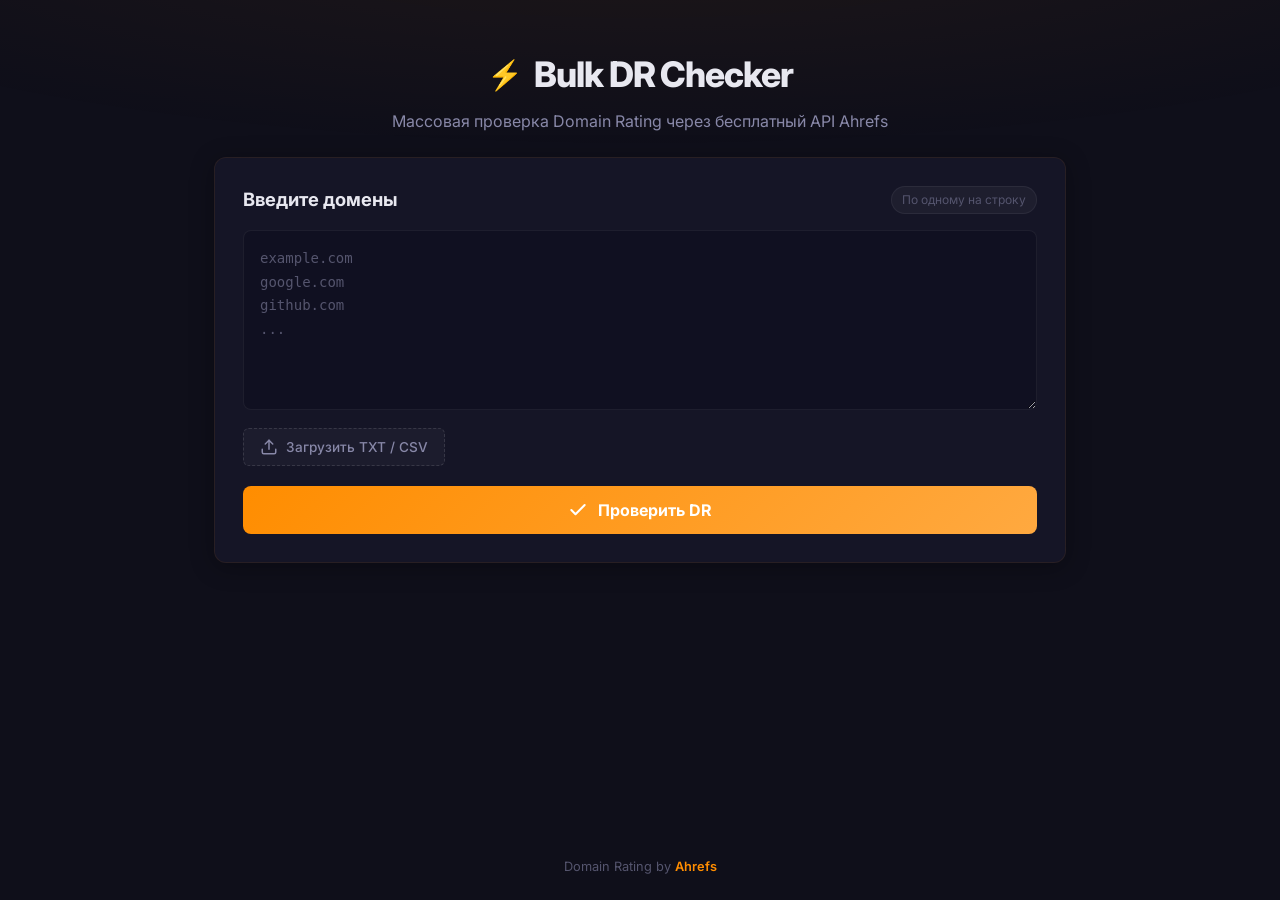
<file: index.html>
<!DOCTYPE html>
<html lang="ru">
<head>
  <meta charset="UTF-8">
  <meta name="viewport" content="width=device-width, initial-scale=1.0">
  <title>Bulk DR Checker — Domain Rating by Ahrefs</title>
  <meta name="description" content="Массовая проверка Ahrefs Domain Rating для списка доменов через бесплатный эндпоинт Ahrefs APIv3.">
  <link rel="preconnect" href="https://fonts.googleapis.com">
  <link rel="preconnect" href="https://fonts.gstatic.com" crossorigin>
  <link href="https://fonts.googleapis.com/css2?family=Inter:wght@400;500;600;700;800&display=swap" rel="stylesheet">
  <link rel="stylesheet" href="style.css">
</head>
<body>

  <header id="app-header">
    <div class="header-content">
      <h1>
        <span class="header-icon">⚡</span>
        Bulk DR Checker
      </h1>
      <p class="header-subtitle">Массовая проверка Domain Rating через бесплатный API Ahrefs</p>
    </div>
  </header>

  <main id="app-main">

    <!-- Input Section -->
    <section class="card input-card" id="input-section">
      <div class="card-header">
        <h2>Введите домены</h2>
        <span class="card-badge">По одному на строку</span>
      </div>

      <div class="input-area">
        <textarea
          id="domains-input"
          placeholder="example.com&#10;google.com&#10;github.com&#10;..."
          spellcheck="false"
        ></textarea>

        <div class="input-actions">
          <label class="file-upload-btn" id="file-upload-label">
            <input type="file" id="file-upload" accept=".txt,.csv" hidden>
            <svg width="18" height="18" viewBox="0 0 24 24" fill="none" stroke="currentColor" stroke-width="2" stroke-linecap="round" stroke-linejoin="round">
              <path d="M21 15v4a2 2 0 0 1-2 2H5a2 2 0 0 1-2-2v-4"/>
              <polyline points="17 8 12 3 7 8"/>
              <line x1="12" y1="3" x2="12" y2="15"/>
            </svg>
            Загрузить TXT / CSV
          </label>
          <span class="domain-count" id="domain-count"></span>
        </div>
      </div>

      <button class="btn-primary" id="check-btn">
        <svg width="20" height="20" viewBox="0 0 24 24" fill="none" stroke="currentColor" stroke-width="2.5" stroke-linecap="round" stroke-linejoin="round">
          <polyline points="20 6 9 17 4 12"/>
        </svg>
        Проверить DR
      </button>
    </section>

    <!-- Progress Section -->
    <section class="card progress-card hidden" id="progress-section">
      <div class="progress-header">
        <span class="progress-label" id="progress-label">Проверка...</span>
        <div class="progress-right">
          <span class="progress-count" id="progress-count">0 / 0</span>
          <button class="btn-secondary btn-stop" id="stop-btn" type="button" title="Остановить проверку (Esc)">
            <svg width="14" height="14" viewBox="0 0 24 24" fill="currentColor" stroke="none">
              <rect x="5" y="5" width="14" height="14" rx="2"/>
            </svg>
            Стоп
          </button>
        </div>
      </div>
      <div class="progress-bar-track">
        <div class="progress-bar-fill" id="progress-bar"></div>
      </div>
    </section>

    <!-- Results Section -->
    <section class="card results-card hidden" id="results-section">
      <div class="results-header">
        <h2>Результаты</h2>
        <div class="results-actions">
          <div class="filter-group">
            <label>DR от</label>
            <input type="number" id="filter-min" min="0" max="100" placeholder="0">
            <label>до</label>
            <input type="number" id="filter-max" min="0" max="100" placeholder="100">
          </div>
          <button class="btn-secondary" id="export-btn">
            <svg width="16" height="16" viewBox="0 0 24 24" fill="none" stroke="currentColor" stroke-width="2" stroke-linecap="round" stroke-linejoin="round">
              <path d="M21 15v4a2 2 0 0 1-2 2H5a2 2 0 0 1-2-2v-4"/>
              <polyline points="7 10 12 15 17 10"/>
              <line x1="12" y1="15" x2="12" y2="3"/>
            </svg>
            Экспорт CSV
          </button>
        </div>
      </div>

      <div class="table-wrapper">
        <table id="results-table">
          <thead>
            <tr>
              <th class="col-num" data-sort="index">#</th>
              <th class="col-domain" data-sort="domain">Домен <span class="sort-icon"></span></th>
              <th class="col-dr" data-sort="dr">DR <span class="sort-icon"></span></th>
              <th class="col-status" data-sort="status">Статус <span class="sort-icon"></span></th>
            </tr>
          </thead>
          <tbody id="results-body"></tbody>
        </table>
      </div>

      <div class="results-summary" id="results-summary"></div>
    </section>

  </main>

  <footer id="app-footer">
    <p>Domain Rating by <a href="https://ahrefs.com/" target="_blank" rel="noopener">Ahrefs</a></p>
  </footer>

  <script src="app.js"></script>
</body>
</html>
</file>
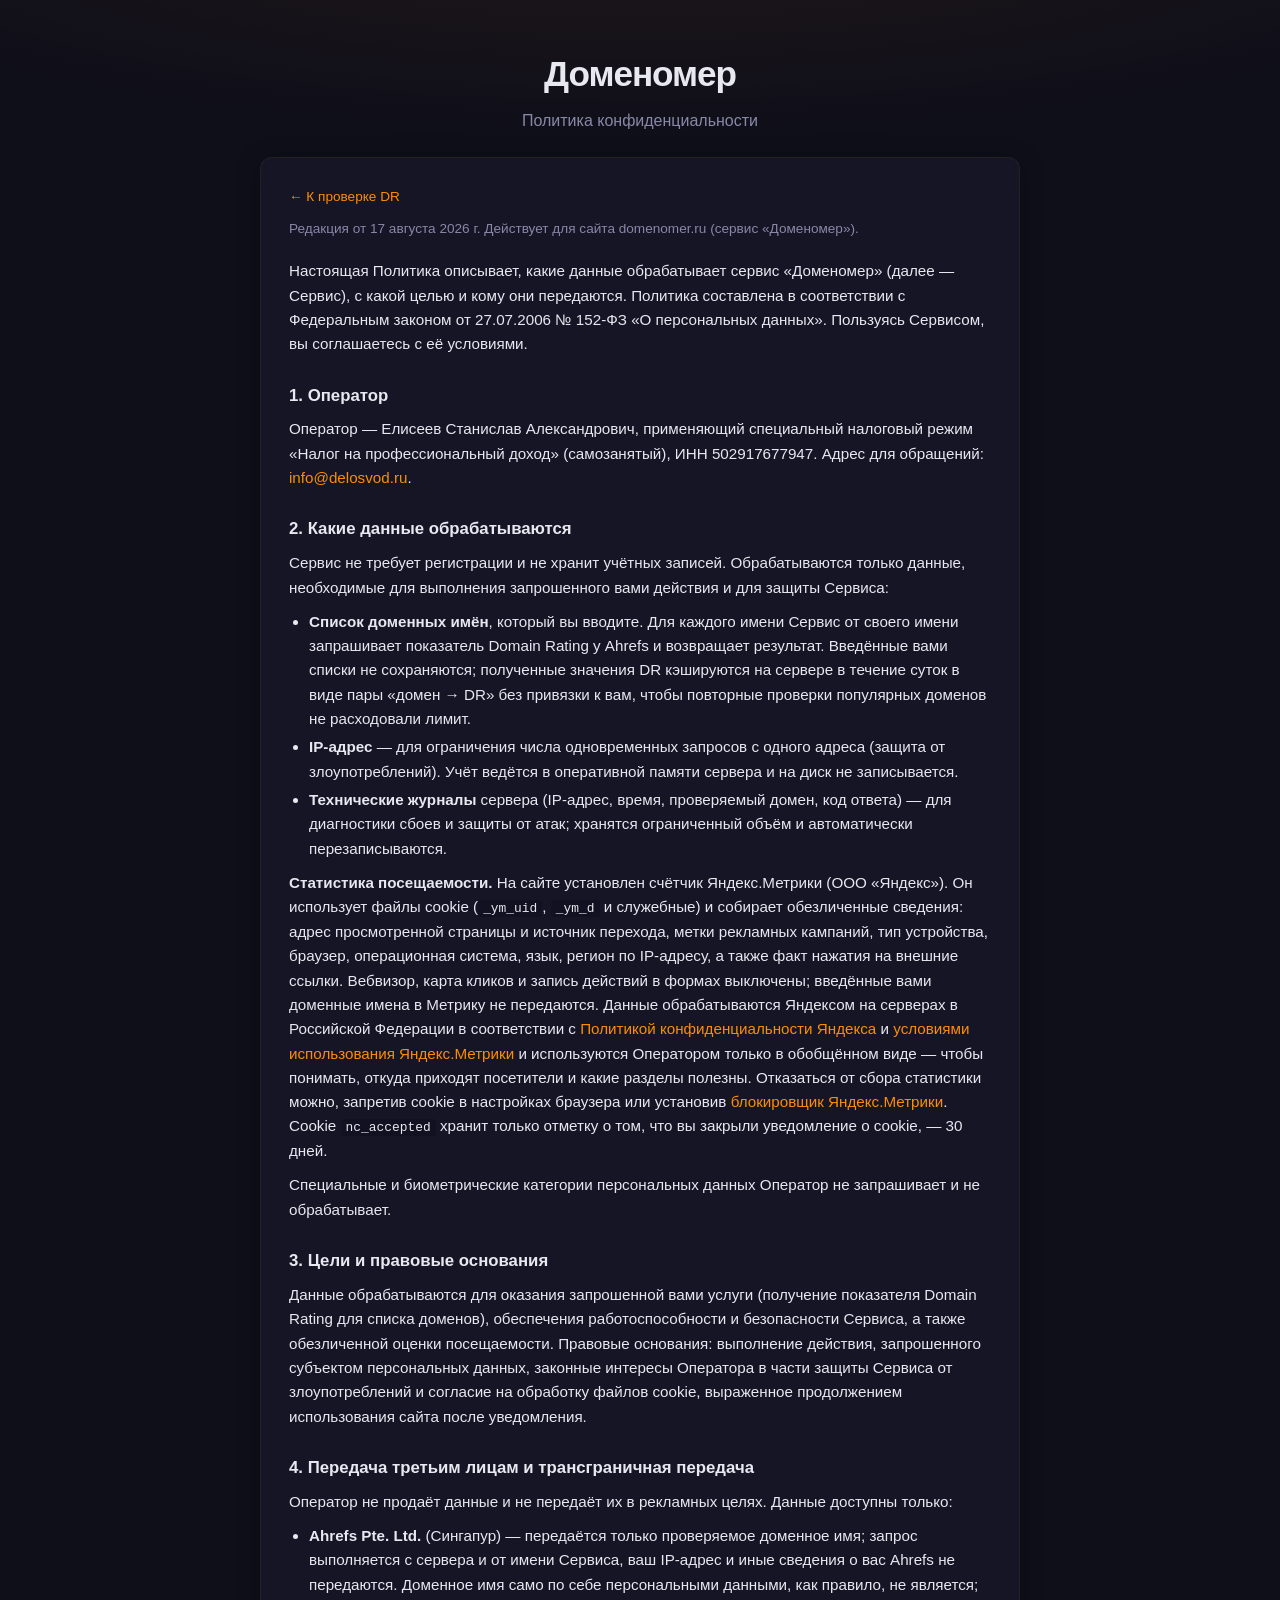
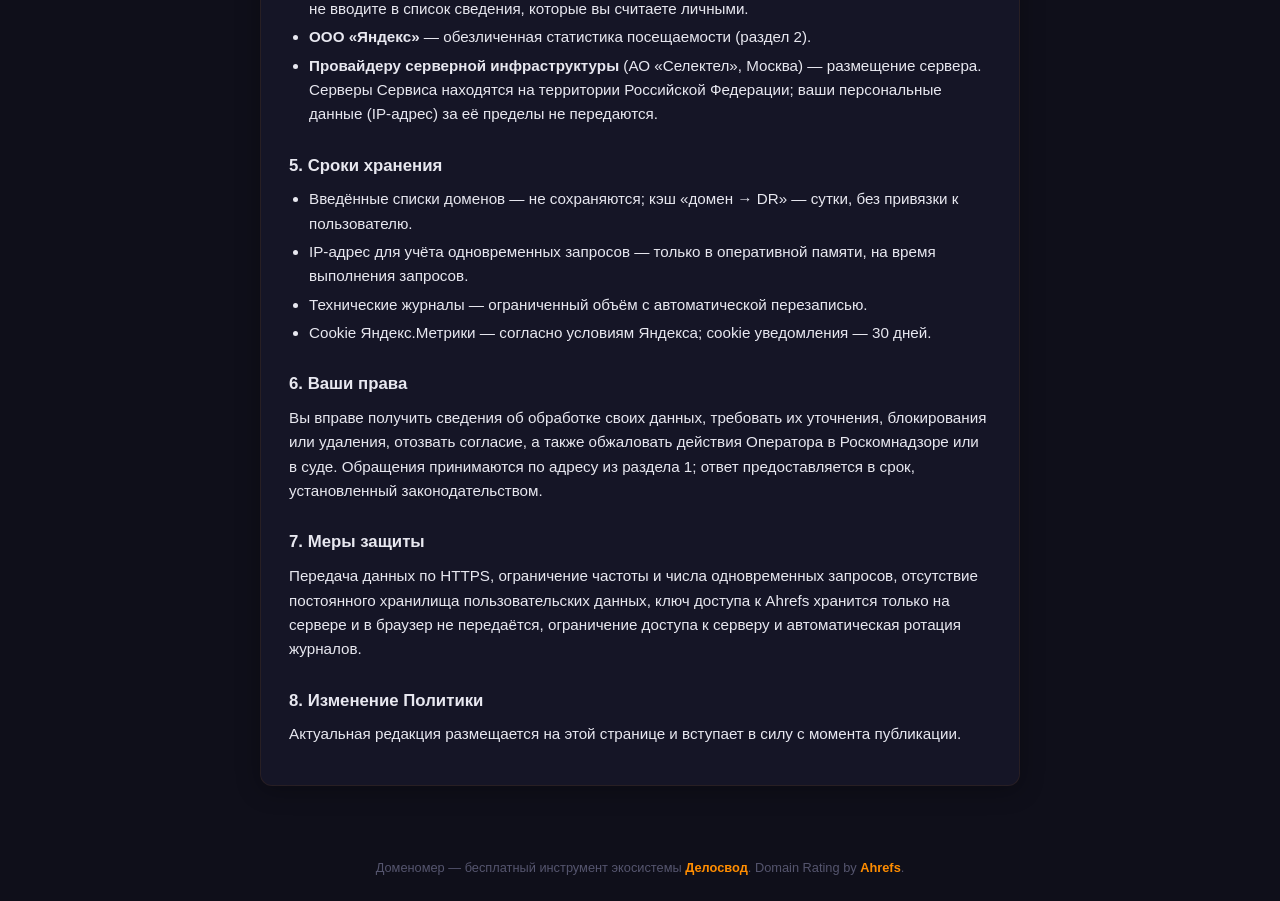
<file: static/privacy.html>
<!DOCTYPE html>
<html lang="ru">
<head>
  <meta charset="UTF-8">
  <meta name="viewport" content="width=device-width, initial-scale=1.0">
  <title>Политика конфиденциальности — Доменомер</title>
  <meta name="description" content="Какие данные обрабатывает Доменомер (domenomer.ru), зачем, кому передаются и как отказаться от статистики.">
  <link rel="canonical" href="https://domenomer.ru/privacy">
  <link rel="icon" href="/favicon.svg" type="image/svg+xml">
  <link rel="icon" href="/favicon.ico" sizes="32x32">
  <link rel="apple-touch-icon" href="/apple-touch-icon.png">
  <link rel="stylesheet" href="style.css">
</head>
<body>

  <header id="app-header">
    <div class="header-content">
      <h1>Доменомер</h1>
      <p class="header-subtitle">Политика конфиденциальности</p>
    </div>
  </header>

  <main id="app-main">
    <section class="card prose">
      <p class="prose-back"><a href="/">← К проверке DR</a></p>
      <p class="prose-meta">Редакция от 17 августа 2026 г. Действует для сайта domenomer.ru (сервис «Доменомер»).</p>

      <p>Настоящая Политика описывает, какие данные обрабатывает сервис «Доменомер» (далее — Сервис), с какой целью и кому они передаются. Политика составлена в соответствии с Федеральным законом от 27.07.2006 № 152-ФЗ «О персональных данных». Пользуясь Сервисом, вы соглашаетесь с её условиями.</p>

      <h2>1. Оператор</h2>
      <p>Оператор — Елисеев Станислав Александрович, применяющий специальный налоговый режим «Налог на профессиональный доход» (самозанятый), ИНН 502917677947. Адрес для обращений: <a href="mailto:info@delosvod.ru">info@delosvod.ru</a>.</p>

      <h2>2. Какие данные обрабатываются</h2>
      <p>Сервис не требует регистрации и не хранит учётных записей. Обрабатываются только данные, необходимые для выполнения запрошенного вами действия и для защиты Сервиса:</p>
      <ul>
        <li><strong>Список доменных имён</strong>, который вы вводите. Для каждого имени Сервис от своего имени запрашивает показатель Domain Rating у Ahrefs и возвращает результат. Введённые вами списки не сохраняются; полученные значения DR кэшируются на сервере в течение суток в виде пары «домен → DR» без привязки к вам, чтобы повторные проверки популярных доменов не расходовали лимит.</li>
        <li><strong>IP-адрес</strong> — для ограничения числа одновременных запросов с одного адреса (защита от злоупотреблений). Учёт ведётся в оперативной памяти сервера и на диск не записывается.</li>
        <li><strong>Технические журналы</strong> сервера (IP-адрес, время, проверяемый домен, код ответа) — для диагностики сбоев и защиты от атак; хранятся ограниченный объём и автоматически перезаписываются.</li>
      </ul>
      <p><strong>Статистика посещаемости.</strong> На сайте установлен счётчик Яндекс.Метрики (ООО «Яндекс»). Он использует файлы cookie (<code>_ym_uid</code>, <code>_ym_d</code> и служебные) и собирает обезличенные сведения: адрес просмотренной страницы и источник перехода, метки рекламных кампаний, тип устройства, браузер, операционная система, язык, регион по IP-адресу, а также факт нажатия на внешние ссылки. Вебвизор, карта кликов и запись действий в формах выключены; введённые вами доменные имена в Метрику не передаются. Данные обрабатываются Яндексом на серверах в Российской Федерации в соответствии с <a href="https://yandex.ru/legal/confidential/" rel="noopener">Политикой конфиденциальности Яндекса</a> и <a href="https://yandex.ru/legal/metrica_termsofuse/" rel="noopener">условиями использования Яндекс.Метрики</a> и используются Оператором только в обобщённом виде — чтобы понимать, откуда приходят посетители и какие разделы полезны. Отказаться от сбора статистики можно, запретив cookie в настройках браузера или установив <a href="https://yandex.ru/support/metrica/general/opt-out.html" rel="noopener">блокировщик Яндекс.Метрики</a>. Cookie <code>nc_accepted</code> хранит только отметку о том, что вы закрыли уведомление о cookie, — 30 дней.</p>
      <p>Специальные и биометрические категории персональных данных Оператор не запрашивает и не обрабатывает.</p>

      <h2>3. Цели и правовые основания</h2>
      <p>Данные обрабатываются для оказания запрошенной вами услуги (получение показателя Domain Rating для списка доменов), обеспечения работоспособности и безопасности Сервиса, а также обезличенной оценки посещаемости. Правовые основания: выполнение действия, запрошенного субъектом персональных данных, законные интересы Оператора в части защиты Сервиса от злоупотреблений и согласие на обработку файлов cookie, выраженное продолжением использования сайта после уведомления.</p>

      <h2>4. Передача третьим лицам и трансграничная передача</h2>
      <p>Оператор не продаёт данные и не передаёт их в рекламных целях. Данные доступны только:</p>
      <ul>
        <li><strong>Ahrefs Pte. Ltd.</strong> (Сингапур) — передаётся только проверяемое доменное имя; запрос выполняется с сервера и от имени Сервиса, ваш IP-адрес и иные сведения о вас Ahrefs не передаются. Доменное имя само по себе персональными данными, как правило, не является; не вводите в список сведения, которые вы считаете личными.</li>
        <li><strong>ООО «Яндекс»</strong> — обезличенная статистика посещаемости (раздел 2).</li>
        <li><strong>Провайдеру серверной инфраструктуры</strong> (АО «Селектел», Москва) — размещение сервера. Серверы Сервиса находятся на территории Российской Федерации; ваши персональные данные (IP-адрес) за её пределы не передаются.</li>
      </ul>

      <h2>5. Сроки хранения</h2>
      <ul>
        <li>Введённые списки доменов — не сохраняются; кэш «домен → DR» — сутки, без привязки к пользователю.</li>
        <li>IP-адрес для учёта одновременных запросов — только в оперативной памяти, на время выполнения запросов.</li>
        <li>Технические журналы — ограниченный объём с автоматической перезаписью.</li>
        <li>Cookie Яндекс.Метрики — согласно условиям Яндекса; cookie уведомления — 30 дней.</li>
      </ul>

      <h2>6. Ваши права</h2>
      <p>Вы вправе получить сведения об обработке своих данных, требовать их уточнения, блокирования или удаления, отозвать согласие, а также обжаловать действия Оператора в Роскомнадзоре или в суде. Обращения принимаются по адресу из раздела 1; ответ предоставляется в срок, установленный законодательством.</p>

      <h2>7. Меры защиты</h2>
      <p>Передача данных по HTTPS, ограничение частоты и числа одновременных запросов, отсутствие постоянного хранилища пользовательских данных, ключ доступа к Ahrefs хранится только на сервере и в браузер не передаётся, ограничение доступа к серверу и автоматическая ротация журналов.</p>

      <h2>8. Изменение Политики</h2>
      <p>Актуальная редакция размещается на этой странице и вступает в силу с момента публикации.</p>
    </section>
  </main>

  <footer id="app-footer">
    <p>Доменомер — бесплатный инструмент экосистемы <a href="https://delosvod.ru/">Делосвод</a>. Domain Rating by <a href="https://ahrefs.com/" target="_blank" rel="noopener">Ahrefs</a>.</p>
  </footer>

</body>
</html>
</file>
<file: style.css>
/* ============================================
   Bulk DR Checker — Dark Theme (Ahrefs-style)
   ============================================ */

:root {
  --bg-primary: #0f0f1a;
  --bg-secondary: #161625;
  --bg-card: rgba(25, 25, 45, 0.7);
  --bg-card-border: rgba(255, 141, 0, 0.08);
  --bg-hover: rgba(255, 141, 0, 0.04);
  --bg-input: rgba(15, 15, 30, 0.6);

  --text-primary: #e8e8f0;
  --text-secondary: #8888a8;
  --text-muted: #55556e;

  --accent: #FF8D00;
  --accent-light: #FFa940;
  --accent-glow: rgba(255, 141, 0, 0.15);
  --accent-glow-strong: rgba(255, 141, 0, 0.3);

  --dr-high: #22c55e;
  --dr-high-bg: rgba(34, 197, 94, 0.1);
  --dr-mid: #f59e0b;
  --dr-mid-bg: rgba(245, 158, 11, 0.1);
  --dr-low: #ef4444;
  --dr-low-bg: rgba(239, 68, 68, 0.1);

  --border: rgba(255, 255, 255, 0.06);
  --border-focus: rgba(255, 141, 0, 0.4);

  --radius: 12px;
  --radius-sm: 8px;
  --radius-xs: 6px;

  --shadow: 0 4px 24px rgba(0, 0, 0, 0.3);
  --shadow-glow: 0 0 40px rgba(255, 141, 0, 0.06);

  --transition: 0.2s ease;
  --font: 'Inter', -apple-system, BlinkMacSystemFont, 'Segoe UI', sans-serif;
}

*,
*::before,
*::after {
  margin: 0;
  padding: 0;
  box-sizing: border-box;
}

html {
  font-size: 16px;
  -webkit-font-smoothing: antialiased;
  -moz-osx-font-smoothing: grayscale;
}

body {
  font-family: var(--font);
  background: var(--bg-primary);
  color: var(--text-primary);
  min-height: 100vh;
  display: flex;
  flex-direction: column;
  line-height: 1.5;
}

/* Background gradient */
body::before {
  content: '';
  position: fixed;
  top: 0;
  left: 0;
  right: 0;
  height: 500px;
  background: radial-gradient(ellipse 80% 50% at 50% -20%, rgba(255, 141, 0, 0.07), transparent);
  pointer-events: none;
  z-index: 0;
}

/* ==================
   Header
   ================== */

#app-header {
  position: relative;
  z-index: 1;
  padding: 48px 24px 24px;
  text-align: center;
}

.header-content h1 {
  font-size: 2.2rem;
  font-weight: 800;
  letter-spacing: -0.03em;
  display: flex;
  align-items: center;
  justify-content: center;
  gap: 12px;
}

.header-icon {
  font-size: 1.8rem;
}

.header-subtitle {
  color: var(--text-secondary);
  margin-top: 8px;
  font-size: 1rem;
  font-weight: 400;
}

/* ==================
   Main
   ================== */

#app-main {
  position: relative;
  z-index: 1;
  max-width: 900px;
  width: 100%;
  margin: 0 auto;
  padding: 0 24px 48px;
  flex: 1;
  display: flex;
  flex-direction: column;
  gap: 20px;
}

/* ==================
   Cards
   ================== */

.card {
  background: var(--bg-card);
  border: 1px solid var(--bg-card-border);
  border-radius: var(--radius);
  padding: 28px;
  backdrop-filter: blur(20px);
  -webkit-backdrop-filter: blur(20px);
  box-shadow: var(--shadow);
  animation: fadeSlideIn 0.4s ease both;
}

@keyframes fadeSlideIn {
  from {
    opacity: 0;
    transform: translateY(12px);
  }
  to {
    opacity: 1;
    transform: translateY(0);
  }
}

/* ==================
   Input Card
   ================== */

.card-header {
  display: flex;
  align-items: center;
  justify-content: space-between;
  margin-bottom: 16px;
}

.card-header h2 {
  font-size: 1.15rem;
  font-weight: 700;
}

.card-badge {
  font-size: 0.75rem;
  color: var(--text-muted);
  background: rgba(255, 255, 255, 0.04);
  padding: 4px 10px;
  border-radius: 20px;
  border: 1px solid var(--border);
}

.input-area {
  margin-bottom: 20px;
}

textarea {
  width: 100%;
  height: 180px;
  background: var(--bg-input);
  border: 1px solid var(--border);
  border-radius: var(--radius-sm);
  color: var(--text-primary);
  font-family: 'JetBrains Mono', 'Fira Code', 'Consolas', monospace;
  font-size: 0.875rem;
  line-height: 1.7;
  padding: 16px;
  resize: vertical;
  transition: border-color var(--transition), box-shadow var(--transition);
}

textarea:focus {
  outline: none;
  border-color: var(--border-focus);
  box-shadow: 0 0 0 3px var(--accent-glow);
}

textarea::placeholder {
  color: var(--text-muted);
}

.input-actions {
  display: flex;
  align-items: center;
  justify-content: space-between;
  margin-top: 12px;
}

.file-upload-btn {
  display: inline-flex;
  align-items: center;
  gap: 8px;
  padding: 8px 16px;
  font-size: 0.85rem;
  font-weight: 500;
  color: var(--text-secondary);
  background: rgba(255, 255, 255, 0.03);
  border: 1px dashed rgba(255, 255, 255, 0.12);
  border-radius: var(--radius-xs);
  cursor: pointer;
  transition: all var(--transition);
}

.file-upload-btn:hover {
  color: var(--accent);
  border-color: var(--accent);
  background: var(--accent-glow);
}

.domain-count {
  font-size: 0.8rem;
  color: var(--text-muted);
  font-weight: 500;
}

/* Buttons */

.btn-primary {
  width: 100%;
  padding: 14px 24px;
  font-size: 1rem;
  font-weight: 700;
  font-family: var(--font);
  color: #fff;
  background: linear-gradient(135deg, var(--accent), var(--accent-light));
  border: none;
  border-radius: var(--radius-sm);
  cursor: pointer;
  display: flex;
  align-items: center;
  justify-content: center;
  gap: 10px;
  transition: all var(--transition);
  position: relative;
  overflow: hidden;
}

.btn-primary::before {
  content: '';
  position: absolute;
  inset: 0;
  background: linear-gradient(135deg, transparent 40%, rgba(255, 255, 255, 0.15));
  opacity: 0;
  transition: opacity var(--transition);
}

.btn-primary:hover::before {
  opacity: 1;
}

.btn-primary:hover {
  transform: translateY(-1px);
  box-shadow: 0 8px 30px rgba(255, 141, 0, 0.3);
}

.btn-primary:active {
  transform: translateY(0);
}

.btn-primary:disabled {
  opacity: 0.5;
  cursor: not-allowed;
  transform: none;
  box-shadow: none;
}

.btn-primary:disabled::before {
  display: none;
}

.btn-secondary {
  padding: 8px 16px;
  font-size: 0.85rem;
  font-weight: 600;
  font-family: var(--font);
  color: var(--accent);
  background: var(--accent-glow);
  border: 1px solid rgba(255, 141, 0, 0.2);
  border-radius: var(--radius-xs);
  cursor: pointer;
  display: inline-flex;
  align-items: center;
  gap: 6px;
  transition: all var(--transition);
  white-space: nowrap;
}

.btn-secondary:hover {
  background: var(--accent-glow-strong);
  border-color: var(--accent);
}

/* ==================
   Progress
   ================== */

.progress-card {
  padding: 20px 28px;
}

.progress-header {
  display: flex;
  justify-content: space-between;
  align-items: center;
  margin-bottom: 12px;
}

.progress-label {
  font-size: 0.9rem;
  font-weight: 600;
  color: var(--text-primary);
}

.progress-right {
  display: flex;
  align-items: center;
  gap: 14px;
}

.progress-count {
  font-size: 0.85rem;
  font-weight: 600;
  color: var(--accent);
  font-variant-numeric: tabular-nums;
}

.btn-stop {
  padding: 6px 12px;
  color: var(--dr-low);
  background: var(--dr-low-bg);
  border-color: rgba(239, 68, 68, 0.25);
}

.btn-stop:hover {
  background: rgba(239, 68, 68, 0.2);
  border-color: var(--dr-low);
}

.btn-stop:disabled {
  opacity: 0.5;
  cursor: wait;
}

.progress-bar-track {
  height: 6px;
  background: rgba(255, 255, 255, 0.06);
  border-radius: 3px;
  overflow: hidden;
}

.progress-bar-fill {
  height: 100%;
  width: 0%;
  background: linear-gradient(90deg, var(--accent), var(--accent-light));
  border-radius: 3px;
  transition: width 0.3s ease;
  position: relative;
}

.progress-bar-fill::after {
  content: '';
  position: absolute;
  right: 0;
  top: 0;
  bottom: 0;
  width: 30px;
  background: linear-gradient(90deg, transparent, rgba(255, 255, 255, 0.3));
  border-radius: 3px;
  animation: shimmer 1.5s infinite;
}

@keyframes shimmer {
  0% { opacity: 0; }
  50% { opacity: 1; }
  100% { opacity: 0; }
}

/* ==================
   Results
   ================== */

.results-header {
  display: flex;
  align-items: center;
  justify-content: space-between;
  flex-wrap: wrap;
  gap: 12px;
  margin-bottom: 20px;
}

.results-header h2 {
  font-size: 1.15rem;
  font-weight: 700;
}

.results-actions {
  display: flex;
  align-items: center;
  gap: 16px;
  flex-wrap: wrap;
}

.filter-group {
  display: flex;
  align-items: center;
  gap: 8px;
  font-size: 0.8rem;
  color: var(--text-secondary);
}

.filter-group label {
  font-weight: 500;
}

.filter-group input {
  width: 60px;
  padding: 6px 8px;
  font-size: 0.8rem;
  font-family: var(--font);
  color: var(--text-primary);
  background: var(--bg-input);
  border: 1px solid var(--border);
  border-radius: var(--radius-xs);
  text-align: center;
  transition: border-color var(--transition);
}

.filter-group input:focus {
  outline: none;
  border-color: var(--border-focus);
}

/* Table */

.table-wrapper {
  overflow-x: auto;
  border-radius: var(--radius-sm);
  border: 1px solid var(--border);
}

table {
  width: 100%;
  border-collapse: collapse;
  font-size: 0.875rem;
}

thead {
  position: sticky;
  top: 0;
  z-index: 2;
}

thead th {
  background: rgba(15, 15, 30, 0.9);
  backdrop-filter: blur(10px);
  padding: 12px 16px;
  text-align: left;
  font-weight: 600;
  font-size: 0.8rem;
  color: var(--text-secondary);
  text-transform: uppercase;
  letter-spacing: 0.05em;
  border-bottom: 1px solid var(--border);
  cursor: pointer;
  user-select: none;
  transition: color var(--transition);
  white-space: nowrap;
}

thead th:hover {
  color: var(--accent);
}

thead th.sorted-asc,
thead th.sorted-desc {
  color: var(--accent);
}

.sort-icon::after {
  content: '';
  display: inline-block;
  margin-left: 4px;
  opacity: 0.4;
}

th.sorted-asc .sort-icon::after {
  content: '▲';
  opacity: 1;
}

th.sorted-desc .sort-icon::after {
  content: '▼';
  opacity: 1;
}

.col-num {
  width: 50px;
  text-align: center;
}

.col-dr {
  width: 80px;
}

.col-rank {
  width: 130px;
}

.col-status {
  width: 100px;
}

tbody tr {
  transition: background var(--transition);
  animation: rowFadeIn 0.3s ease both;
}

@keyframes rowFadeIn {
  from { opacity: 0; transform: translateX(-8px); }
  to { opacity: 1; transform: translateX(0); }
}

tbody tr:hover {
  background: var(--bg-hover);
}

tbody td {
  padding: 10px 16px;
  border-bottom: 1px solid var(--border);
  vertical-align: middle;
}

tbody tr:last-child td {
  border-bottom: none;
}

.col-num {
  text-align: center;
  color: var(--text-muted);
  font-variant-numeric: tabular-nums;
}

/* DR Badge */

.dr-badge {
  display: inline-flex;
  align-items: center;
  justify-content: center;
  min-width: 44px;
  padding: 4px 10px;
  border-radius: 20px;
  font-weight: 700;
  font-size: 0.85rem;
  font-variant-numeric: tabular-nums;
}

.dr-high {
  color: var(--dr-high);
  background: var(--dr-high-bg);
}

.dr-mid {
  color: var(--dr-mid);
  background: var(--dr-mid-bg);
}

.dr-low {
  color: var(--dr-low);
  background: var(--dr-low-bg);
}

/* Status */

.status-ok {
  color: var(--dr-high);
  font-weight: 500;
}

.status-error {
  color: var(--dr-low);
  font-weight: 500;
  font-size: 0.8rem;
}

.status-pending {
  color: var(--text-muted);
}

.status-skipped {
  color: var(--text-muted);
  font-size: 0.8rem;
}

/* Domain name styling */
.domain-name {
  font-weight: 500;
  word-break: break-all;
}

/* Rank styling */
.rank-value {
  font-variant-numeric: tabular-nums;
  color: var(--text-secondary);
}

/* Results summary */

.results-summary {
  margin-top: 16px;
  padding-top: 16px;
  border-top: 1px solid var(--border);
  font-size: 0.8rem;
  color: var(--text-muted);
  display: flex;
  gap: 24px;
  flex-wrap: wrap;
}

.results-summary .stat {
  display: flex;
  align-items: center;
  gap: 6px;
}

.results-summary .stat-value {
  font-weight: 700;
  color: var(--text-secondary);
}

/* ==================
   Footer
   ================== */

#app-footer {
  position: relative;
  z-index: 1;
  text-align: center;
  padding: 24px;
  font-size: 0.8rem;
  color: var(--text-muted);
}

#app-footer a {
  color: var(--accent);
  text-decoration: none;
  font-weight: 600;
}

#app-footer a:hover {
  text-decoration: underline;
}

/* ==================
   Utility
   ================== */

.hidden {
  display: none !important;
}

/* Spinner for pending */
.spinner {
  display: inline-block;
  width: 14px;
  height: 14px;
  border: 2px solid var(--text-muted);
  border-top-color: var(--accent);
  border-radius: 50%;
  animation: spin 0.6s linear infinite;
  vertical-align: middle;
}

@keyframes spin {
  to { transform: rotate(360deg); }
}

/* ==================
   Responsive
   ================== */

@media (max-width: 640px) {
  #app-header {
    padding: 32px 16px 16px;
  }

  .header-content h1 {
    font-size: 1.6rem;
  }

  #app-main {
    padding: 0 12px 32px;
  }

  .card {
    padding: 20px 16px;
  }

  .results-header {
    flex-direction: column;
    align-items: flex-start;
  }

  .results-actions {
    width: 100%;
    flex-direction: column;
    align-items: flex-start;
  }

  .filter-group {
    width: 100%;
  }

  thead th,
  tbody td {
    padding: 8px 10px;
    font-size: 0.8rem;
  }
}
</file>
<file: static/style.css>
/* ============================================
   Bulk DR Checker — Dark Theme (Ahrefs-style)
   ============================================ */

:root {
  --bg-primary: #0f0f1a;
  --bg-secondary: #161625;
  --bg-card: rgba(25, 25, 45, 0.7);
  --bg-card-border: rgba(255, 141, 0, 0.08);
  --bg-hover: rgba(255, 141, 0, 0.04);
  --bg-input: rgba(15, 15, 30, 0.6);

  --text-primary: #e8e8f0;
  --text-secondary: #8888a8;
  --text-muted: #55556e;

  --accent: #FF8D00;
  --accent-light: #FFa940;
  --accent-glow: rgba(255, 141, 0, 0.15);
  --accent-glow-strong: rgba(255, 141, 0, 0.3);

  --dr-high: #22c55e;
  --dr-high-bg: rgba(34, 197, 94, 0.1);
  --dr-mid: #f59e0b;
  --dr-mid-bg: rgba(245, 158, 11, 0.1);
  --dr-low: #ef4444;
  --dr-low-bg: rgba(239, 68, 68, 0.1);

  --border: rgba(255, 255, 255, 0.06);
  --border-focus: rgba(255, 141, 0, 0.4);

  --radius: 12px;
  --radius-sm: 8px;
  --radius-xs: 6px;

  --shadow: 0 4px 24px rgba(0, 0, 0, 0.3);
  --shadow-glow: 0 0 40px rgba(255, 141, 0, 0.06);

  --transition: 0.2s ease;
  /* Системный стек вместо Google Fonts: без внешних запросов и быстрее из РФ */
  --font: -apple-system, BlinkMacSystemFont, 'Segoe UI', Roboto, 'Helvetica Neue', Arial, sans-serif;
}

*,
*::before,
*::after {
  margin: 0;
  padding: 0;
  box-sizing: border-box;
}

html {
  font-size: 16px;
  -webkit-font-smoothing: antialiased;
  -moz-osx-font-smoothing: grayscale;
}

body {
  font-family: var(--font);
  background: var(--bg-primary);
  color: var(--text-primary);
  min-height: 100vh;
  display: flex;
  flex-direction: column;
  line-height: 1.5;
}

/* Background gradient */
body::before {
  content: '';
  position: fixed;
  top: 0;
  left: 0;
  right: 0;
  height: 500px;
  background: radial-gradient(ellipse 80% 50% at 50% -20%, rgba(255, 141, 0, 0.07), transparent);
  pointer-events: none;
  z-index: 0;
}

/* ==================
   Header
   ================== */

#app-header {
  position: relative;
  z-index: 1;
  padding: 48px 24px 24px;
  text-align: center;
}

.header-content h1 {
  font-size: 2.2rem;
  font-weight: 800;
  letter-spacing: -0.03em;
  display: flex;
  align-items: center;
  justify-content: center;
  gap: 12px;
}

.header-icon {
  width: 1em;
  height: 1em;
  flex: none;
}

.header-subtitle {
  color: var(--text-secondary);
  margin-top: 8px;
  font-size: 1rem;
  font-weight: 400;
}

/* ==================
   Main
   ================== */

#app-main {
  position: relative;
  z-index: 1;
  max-width: 900px;
  width: 100%;
  margin: 0 auto;
  padding: 0 24px 48px;
  flex: 1;
  display: flex;
  flex-direction: column;
  gap: 20px;
}

/* ==================
   Cards
   ================== */

.card {
  background: var(--bg-card);
  border: 1px solid var(--bg-card-border);
  border-radius: var(--radius);
  padding: 28px;
  backdrop-filter: blur(20px);
  -webkit-backdrop-filter: blur(20px);
  box-shadow: var(--shadow);
  animation: fadeSlideIn 0.4s ease both;
}

@keyframes fadeSlideIn {
  from {
    opacity: 0;
    transform: translateY(12px);
  }
  to {
    opacity: 1;
    transform: translateY(0);
  }
}

/* ==================
   Input Card
   ================== */

.card-header {
  display: flex;
  align-items: center;
  justify-content: space-between;
  margin-bottom: 16px;
}

.card-header h2 {
  font-size: 1.15rem;
  font-weight: 700;
}

.card-badge {
  font-size: 0.75rem;
  color: var(--text-muted);
  background: rgba(255, 255, 255, 0.04);
  padding: 4px 10px;
  border-radius: 20px;
  border: 1px solid var(--border);
}

.input-area {
  margin-bottom: 20px;
}

textarea {
  width: 100%;
  height: 180px;
  background: var(--bg-input);
  border: 1px solid var(--border);
  border-radius: var(--radius-sm);
  color: var(--text-primary);
  font-family: 'JetBrains Mono', 'Fira Code', 'Consolas', monospace;
  font-size: 0.875rem;
  line-height: 1.7;
  padding: 16px;
  resize: vertical;
  transition: border-color var(--transition), box-shadow var(--transition);
}

textarea:focus {
  outline: none;
  border-color: var(--border-focus);
  box-shadow: 0 0 0 3px var(--accent-glow);
}

textarea::placeholder {
  color: var(--text-muted);
}

.input-actions {
  display: flex;
  align-items: center;
  justify-content: space-between;
  margin-top: 12px;
}

.file-upload-btn {
  display: inline-flex;
  align-items: center;
  gap: 8px;
  padding: 8px 16px;
  font-size: 0.85rem;
  font-weight: 500;
  color: var(--text-secondary);
  background: rgba(255, 255, 255, 0.03);
  border: 1px dashed rgba(255, 255, 255, 0.12);
  border-radius: var(--radius-xs);
  cursor: pointer;
  transition: all var(--transition);
}

.file-upload-btn:hover {
  color: var(--accent);
  border-color: var(--accent);
  background: var(--accent-glow);
}

.domain-count {
  font-size: 0.8rem;
  color: var(--text-muted);
  font-weight: 500;
}

.domain-count.over-limit {
  color: var(--dr-mid);
}

/* Buttons */

.btn-primary {
  width: 100%;
  padding: 14px 24px;
  font-size: 1rem;
  font-weight: 700;
  font-family: var(--font);
  color: #fff;
  background: linear-gradient(135deg, var(--accent), var(--accent-light));
  border: none;
  border-radius: var(--radius-sm);
  cursor: pointer;
  display: flex;
  align-items: center;
  justify-content: center;
  gap: 10px;
  transition: all var(--transition);
  position: relative;
  overflow: hidden;
}

.btn-primary::before {
  content: '';
  position: absolute;
  inset: 0;
  background: linear-gradient(135deg, transparent 40%, rgba(255, 255, 255, 0.15));
  opacity: 0;
  transition: opacity var(--transition);
}

.btn-primary:hover::before {
  opacity: 1;
}

.btn-primary:hover {
  transform: translateY(-1px);
  box-shadow: 0 8px 30px rgba(255, 141, 0, 0.3);
}

.btn-primary:active {
  transform: translateY(0);
}

.btn-primary:disabled {
  opacity: 0.5;
  cursor: not-allowed;
  transform: none;
  box-shadow: none;
}

.btn-primary:disabled::before {
  display: none;
}

.btn-secondary {
  padding: 8px 16px;
  font-size: 0.85rem;
  font-weight: 600;
  font-family: var(--font);
  color: var(--accent);
  background: var(--accent-glow);
  border: 1px solid rgba(255, 141, 0, 0.2);
  border-radius: var(--radius-xs);
  cursor: pointer;
  display: inline-flex;
  align-items: center;
  gap: 6px;
  transition: all var(--transition);
  white-space: nowrap;
}

.btn-secondary:hover {
  background: var(--accent-glow-strong);
  border-color: var(--accent);
}

/* ==================
   Progress
   ================== */

.progress-card {
  padding: 20px 28px;
}

.progress-header {
  display: flex;
  justify-content: space-between;
  align-items: center;
  margin-bottom: 12px;
}

.progress-label {
  font-size: 0.9rem;
  font-weight: 600;
  color: var(--text-primary);
}

.progress-right {
  display: flex;
  align-items: center;
  gap: 14px;
}

.progress-count {
  font-size: 0.85rem;
  font-weight: 600;
  color: var(--accent);
  font-variant-numeric: tabular-nums;
}

.btn-stop {
  padding: 6px 12px;
  color: var(--dr-low);
  background: var(--dr-low-bg);
  border-color: rgba(239, 68, 68, 0.25);
}

.btn-stop:hover {
  background: rgba(239, 68, 68, 0.2);
  border-color: var(--dr-low);
}

.btn-stop:disabled {
  opacity: 0.5;
  cursor: wait;
}

.progress-bar-track {
  height: 6px;
  background: rgba(255, 255, 255, 0.06);
  border-radius: 3px;
  overflow: hidden;
}

.progress-bar-fill {
  height: 100%;
  width: 0%;
  background: linear-gradient(90deg, var(--accent), var(--accent-light));
  border-radius: 3px;
  transition: width 0.3s ease;
  position: relative;
}

.progress-bar-fill::after {
  content: '';
  position: absolute;
  right: 0;
  top: 0;
  bottom: 0;
  width: 30px;
  background: linear-gradient(90deg, transparent, rgba(255, 255, 255, 0.3));
  border-radius: 3px;
  animation: shimmer 1.5s infinite;
}

@keyframes shimmer {
  0% { opacity: 0; }
  50% { opacity: 1; }
  100% { opacity: 0; }
}

/* ==================
   Results
   ================== */

.results-header {
  display: flex;
  align-items: center;
  justify-content: space-between;
  flex-wrap: wrap;
  gap: 12px;
  margin-bottom: 20px;
}

.results-header h2 {
  font-size: 1.15rem;
  font-weight: 700;
}

.results-actions {
  display: flex;
  align-items: center;
  gap: 16px;
  flex-wrap: wrap;
}

.filter-group {
  display: flex;
  align-items: center;
  gap: 8px;
  font-size: 0.8rem;
  color: var(--text-secondary);
}

.filter-group label {
  font-weight: 500;
}

.filter-group input {
  width: 60px;
  padding: 6px 8px;
  font-size: 0.8rem;
  font-family: var(--font);
  color: var(--text-primary);
  background: var(--bg-input);
  border: 1px solid var(--border);
  border-radius: var(--radius-xs);
  text-align: center;
  transition: border-color var(--transition);
}

.filter-group input:focus {
  outline: none;
  border-color: var(--border-focus);
}

/* Table */

.table-wrapper {
  overflow-x: auto;
  border-radius: var(--radius-sm);
  border: 1px solid var(--border);
}

table {
  width: 100%;
  border-collapse: collapse;
  font-size: 0.875rem;
}

thead {
  position: sticky;
  top: 0;
  z-index: 2;
}

thead th {
  background: rgba(15, 15, 30, 0.9);
  backdrop-filter: blur(10px);
  padding: 12px 16px;
  text-align: left;
  font-weight: 600;
  font-size: 0.8rem;
  color: var(--text-secondary);
  text-transform: uppercase;
  letter-spacing: 0.05em;
  border-bottom: 1px solid var(--border);
  cursor: pointer;
  user-select: none;
  transition: color var(--transition);
  white-space: nowrap;
}

thead th:hover {
  color: var(--accent);
}

thead th.sorted-asc,
thead th.sorted-desc {
  color: var(--accent);
}

.sort-icon::after {
  content: '';
  display: inline-block;
  margin-left: 4px;
  opacity: 0.4;
}

th.sorted-asc .sort-icon::after {
  content: '▲';
  opacity: 1;
}

th.sorted-desc .sort-icon::after {
  content: '▼';
  opacity: 1;
}

.col-num {
  width: 50px;
  text-align: center;
}

.col-dr {
  width: 80px;
}

.col-rank {
  width: 130px;
}

.col-status {
  width: 100px;
}

tbody tr {
  transition: background var(--transition);
  animation: rowFadeIn 0.3s ease both;
}

@keyframes rowFadeIn {
  from { opacity: 0; transform: translateX(-8px); }
  to { opacity: 1; transform: translateX(0); }
}

tbody tr:hover {
  background: var(--bg-hover);
}

tbody td {
  padding: 10px 16px;
  border-bottom: 1px solid var(--border);
  vertical-align: middle;
}

tbody tr:last-child td {
  border-bottom: none;
}

.col-num {
  text-align: center;
  color: var(--text-muted);
  font-variant-numeric: tabular-nums;
}

/* DR Badge */

.dr-badge {
  display: inline-flex;
  align-items: center;
  justify-content: center;
  min-width: 44px;
  padding: 4px 10px;
  border-radius: 20px;
  font-weight: 700;
  font-size: 0.85rem;
  font-variant-numeric: tabular-nums;
}

.dr-high {
  color: var(--dr-high);
  background: var(--dr-high-bg);
}

.dr-mid {
  color: var(--dr-mid);
  background: var(--dr-mid-bg);
}

.dr-low {
  color: var(--dr-low);
  background: var(--dr-low-bg);
}

/* Status */

.status-ok {
  color: var(--dr-high);
  font-weight: 500;
}

.status-error {
  color: var(--dr-low);
  font-weight: 500;
  font-size: 0.8rem;
}

.status-pending {
  color: var(--text-muted);
}

.status-skipped {
  color: var(--text-muted);
  font-size: 0.8rem;
}

/* Domain name styling */
.domain-name {
  font-weight: 500;
  word-break: break-all;
}

/* Rank styling */
.rank-value {
  font-variant-numeric: tabular-nums;
  color: var(--text-secondary);
}

/* Results summary */

.results-summary {
  margin-top: 16px;
  padding-top: 16px;
  border-top: 1px solid var(--border);
  font-size: 0.8rem;
  color: var(--text-muted);
  display: flex;
  gap: 24px;
  flex-wrap: wrap;
}

.results-summary .stat {
  display: flex;
  align-items: center;
  gap: 6px;
}

.results-summary .stat-value {
  font-weight: 700;
  color: var(--text-secondary);
}

.results-cta {
  margin-top: 12px;
  padding-top: 12px;
  border-top: 1px solid var(--border);
  font-size: 0.8rem;
  color: var(--text-muted);
  line-height: 1.5;
}

.results-cta a {
  color: var(--accent-light);
  font-weight: 600;
  text-decoration: none;
}

.results-cta a:hover {
  text-decoration: underline;
}

/* ==================
   Footer
   ================== */

#app-footer {
  position: relative;
  z-index: 1;
  text-align: center;
  padding: 24px;
  font-size: 0.8rem;
  color: var(--text-muted);
  max-width: 900px;
  margin: 0 auto;
  line-height: 1.6;
}

#app-footer p {
  max-width: 720px;
  margin: 0 auto;
}

#app-footer p + p {
  margin-top: 6px;
}

/* Другие инструменты экосистемы */

.other-tools {
  text-align: left;
  margin-bottom: 28px;
  padding-top: 24px;
  border-top: 1px solid var(--border);
}

.other-tools-header {
  display: flex;
  align-items: baseline;
  justify-content: space-between;
  gap: 12px;
  margin-bottom: 12px;
}

.other-tools-title {
  font-size: 0.75rem;
  font-weight: 700;
  letter-spacing: 0.08em;
  text-transform: uppercase;
  color: var(--text-secondary);
}

#app-footer .other-tools-all {
  font-size: 0.8rem;
  font-weight: 600;
  white-space: nowrap;
}

.other-tools-list {
  list-style: none;
  display: grid;
  grid-template-columns: repeat(3, 1fr);
  gap: 12px;
}

#app-footer .other-tools-list a {
  display: flex;
  flex-direction: column;
  gap: 4px;
  height: 100%;
  padding: 14px 16px;
  background: var(--bg-card);
  border: 1px solid var(--bg-card-border);
  border-radius: var(--radius-sm);
  color: var(--text-secondary);
  font-weight: 400;
  text-decoration: none;
  transition: border-color var(--transition), background var(--transition), transform var(--transition);
}

#app-footer .other-tools-list a:hover {
  text-decoration: none;
  background: var(--bg-hover);
  border-color: var(--border-focus);
  transform: translateY(-1px);
}

.other-tools-list .tool-name {
  font-size: 0.95rem;
  font-weight: 700;
  color: var(--text-primary);
}

#app-footer .other-tools-list a:hover .tool-name {
  color: var(--accent);
}

.other-tools-list .tool-desc {
  font-size: 0.78rem;
  line-height: 1.45;
}

#app-footer a {
  color: var(--accent);
  text-decoration: none;
  font-weight: 600;
}

#app-footer a:hover {
  text-decoration: underline;
}

/* ==================
   Utility
   ================== */

.hidden {
  display: none !important;
}

/* Spinner for pending */
.spinner {
  display: inline-block;
  width: 14px;
  height: 14px;
  border: 2px solid var(--text-muted);
  border-top-color: var(--accent);
  border-radius: 50%;
  animation: spin 0.6s linear infinite;
  vertical-align: middle;
}

@keyframes spin {
  to { transform: rotate(360deg); }
}

/* ==================
   Responsive
   ================== */

@media (max-width: 640px) {
  #app-header {
    padding: 32px 16px 16px;
  }

  .header-content h1 {
    font-size: 1.6rem;
  }

  #app-main {
    padding: 0 12px 32px;
  }

  .card {
    padding: 20px 16px;
  }

  .results-header {
    flex-direction: column;
    align-items: flex-start;
  }

  .results-actions {
    width: 100%;
    flex-direction: column;
    align-items: flex-start;
  }

  .filter-group {
    width: 100%;
  }

  .other-tools-list {
    grid-template-columns: 1fr;
  }

  thead th,
  tbody td {
    padding: 8px 10px;
    font-size: 0.8rem;
  }
}

/* ==================
   Текстовые страницы (privacy.html)
   ================== */

.prose { max-width: 760px; margin: 0 auto; width: 100%; font-size: 0.95rem; line-height: 1.6; color: var(--text-primary); }
.prose h2 { font-size: 1.05rem; font-weight: 700; margin: 26px 0 8px; color: var(--text-primary); }
.prose p, .prose ul { margin: 0 0 10px; }
.prose ul { padding-left: 20px; }
.prose li { margin-bottom: 4px; }
.prose a { color: var(--accent); text-decoration: none; }
.prose a:hover { text-decoration: underline; }
.prose code { font-family: ui-monospace, SFMono-Regular, Menlo, monospace; font-size: 0.85em; background: var(--bg-input); padding: 1px 5px; border-radius: 4px; }
.prose-back { font-size: 0.85rem; }
.prose-meta { color: var(--text-secondary); font-size: 0.85rem; margin-bottom: 20px !important; }

/* ==================
   Уведомление о cookie (только вместе со счётчиком Метрики)
   ================== */

#cookie-notice { position: fixed; left: 20px; bottom: 20px; z-index: 9999; width: 320px; max-width: calc(100vw - 40px); padding: 14px 16px; background: var(--bg-secondary); border: 1px solid var(--bg-card-border); border-radius: var(--radius-sm); box-shadow: var(--shadow); font-size: 0.8rem; line-height: 1.5; color: var(--text-secondary); display: none; }
#cookie-notice.show { display: block; }
#cookie-notice p { margin: 0 0 8px; }
#cookie-notice a { color: var(--accent); text-decoration: none; }
#cookie-notice a:hover { text-decoration: underline; }
#cookie-notice button { float: right; padding: 6px 14px; font: inherit; font-weight: 600; color: #fff; background: var(--accent); border: none; border-radius: var(--radius-xs); cursor: pointer; }
#cookie-notice button:hover { background: var(--accent-light); }
</file>
